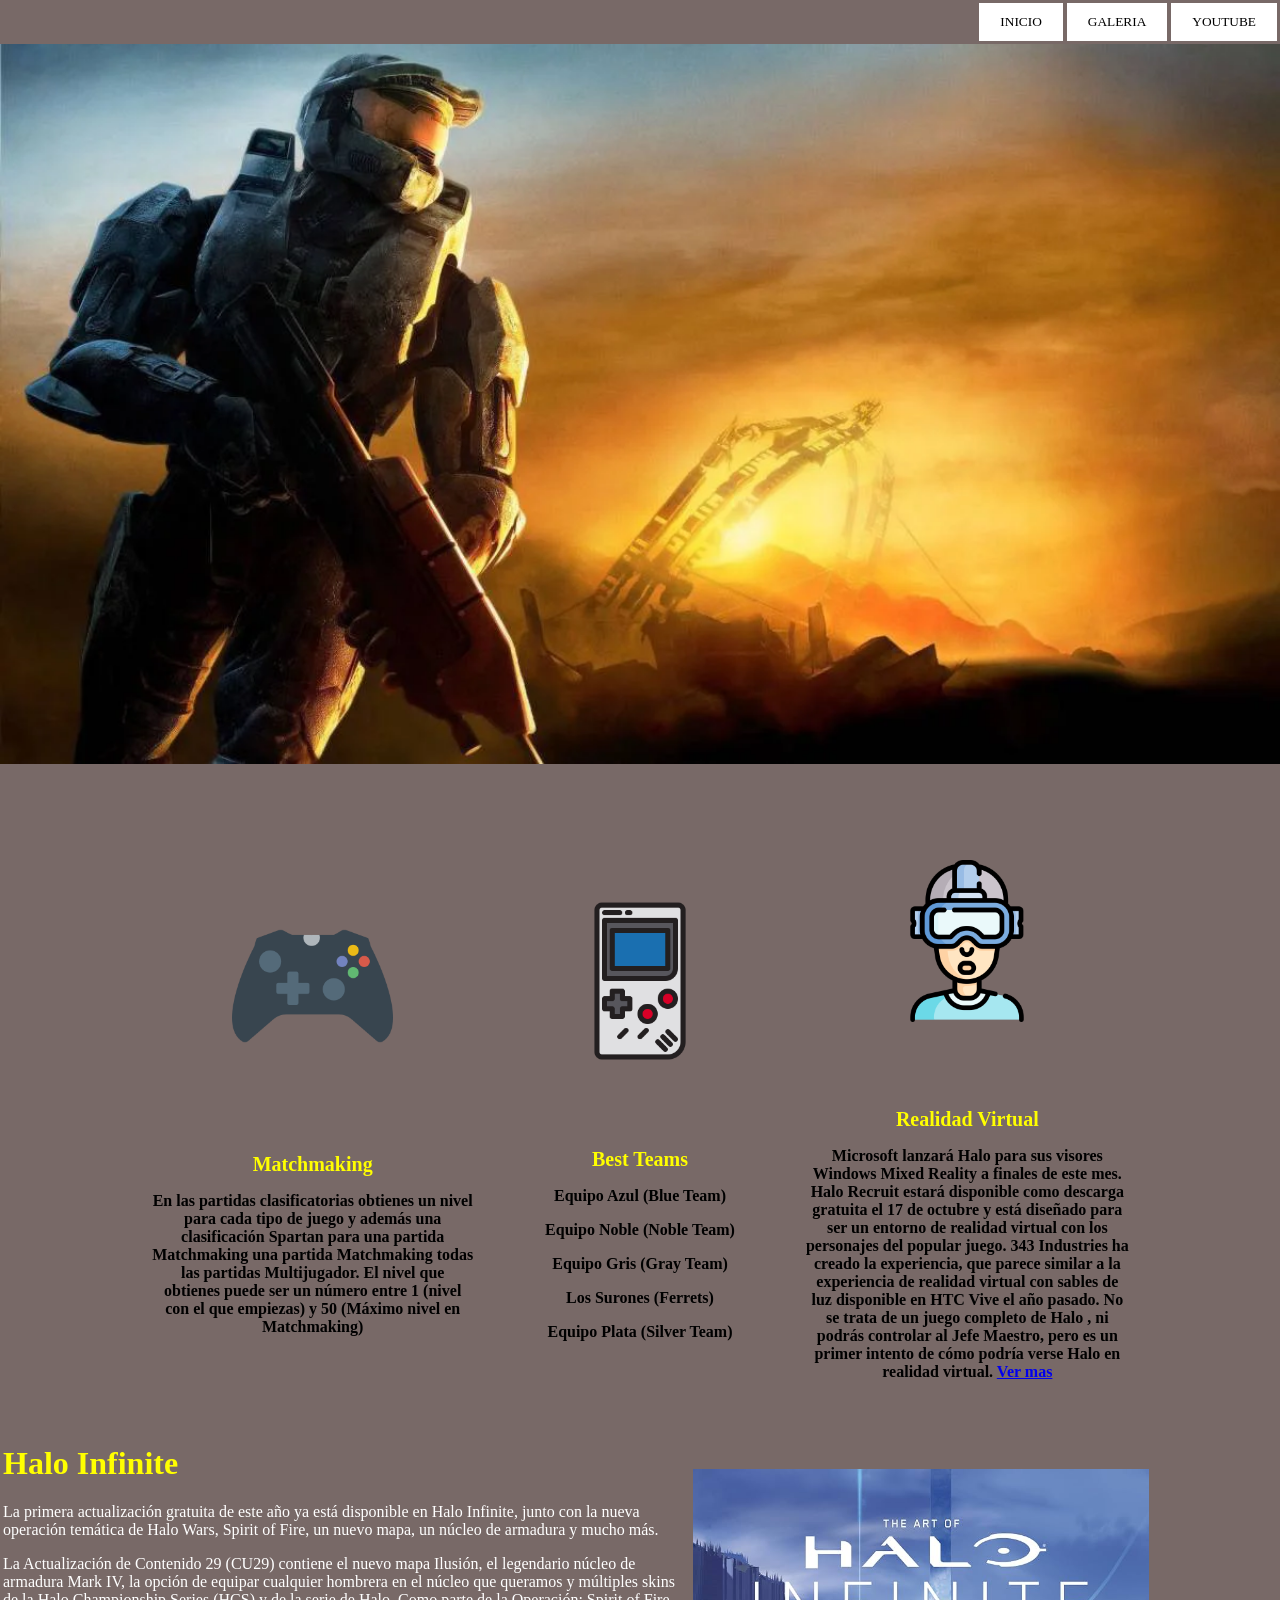
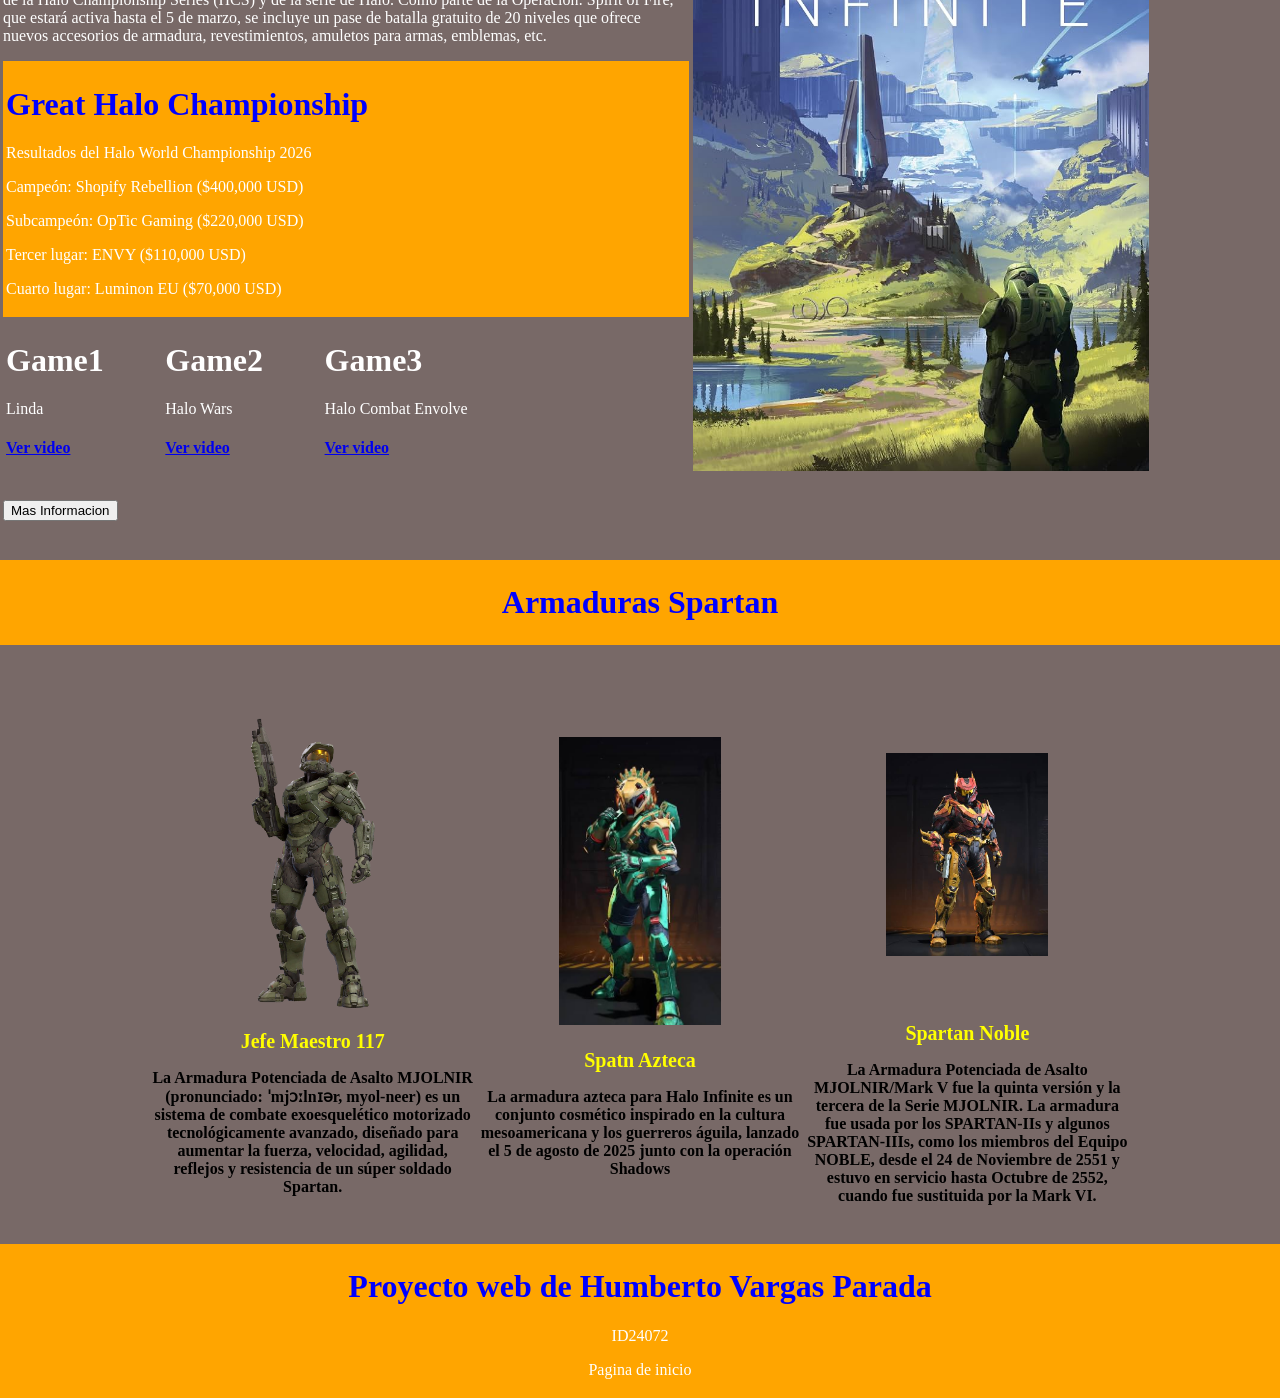
<file: index.html>
<!DOCTYPE html>
<html>
<head>
	<meta charset="utf-8">
	<meta nam="viewport" content="with=device-width,initial-scale=1">
	<title></title>
	<link rel="stylesheet" type="text/css" href="estilos.css">

	<style type="text/css">
		
	</style>

</head>


<body>

	<div id="encabezado">
		<table align="right"> <!--Barra de botones-->
			<tr>
				<th>
					<a href="https://www.xbox.com/es-MX/">		
					
					<button id="inicio">
						INICIO
					</button>
					</a>
				</th>

				<th>
					<a href="index_pag2.html">		
					<button id="galeria">
						GALERIA	
					</button>
					</a>
				</th>

				<th>
					<a href="https://www.youtube.com/watch?v=G9KDk7sGh6w&t=30s">
					
					<button id="web">
						YOUTUBE	
					</button>
					</a>
					
				</th>
			</tr>
		</table>

		<!--Banner-->
		<br>
		<br>
		<img id="Banner" src="Fotos/foto1.jpg" width="100%">
		<!--img src="Fotos/foto1.jpg" width="100%"-->

	</div>

	<div id="cuerpo">
		<center>
		<table> <!--Tabla #2-->
			<tr>
				<th>
					<img src="Iconos/control.png">
					<h1>Matchmaking</h1>
					<p>En las partidas clasificatorias obtienes un nivel para cada tipo de juego y además una clasificación Spartan para una partida Matchmaking una partida Matchmaking todas las partidas Multijugador. El nivel que obtienes puede ser un número entre 1 (nivel con el que empiezas) y 50 (Máximo nivel en Matchmaking)</p>
				</th>

				<th>
					<img src="Iconos/gameBoy.png">
					<h1>Best Teams</h1>
					<p>Equipo Azul (Blue Team)</p>
					<p>Equipo Noble (Noble Team)</p>
					<p>Equipo Gris (Gray Team)</p>
					<p>Los Surones (Ferrets)</p>
					<p>Equipo Plata (Silver Team)</p>
				</th>

				<th>
					<img src="Iconos/realidadVirtual.png">
					<h1>Realidad Virtual</h1>
					<p>Microsoft lanzará Halo para sus visores Windows Mixed Reality a finales de este mes. Halo Recruit estará disponible como descarga gratuita el 17 de octubre y está diseñado para ser un entorno de realidad virtual con los personajes del popular juego. 343 Industries ha creado la experiencia, que parece similar a la experiencia de realidad virtual con sables de luz disponible en HTC Vive el año pasado. No se trata de un juego completo de Halo , ni podrás controlar al Jefe Maestro, pero es un primer intento de cómo podría verse Halo en realidad virtual.
						<a href="https://www.youtube.com/watch?v=X7tu62-R180"> Ver mas</a></p>
				</th>
			</tr>
		</table>
		</center>
	</div>

	<div id="Tabla3">
		<table width="90%" align="ceter">
			<tr>
				<td width="60%">
					<h1 style="color: yellow">Halo Infinite</h1>
					<p>La primera actualización gratuita de este año ya está disponible en Halo Infinite, junto con la nueva operación temática de Halo Wars, Spirit of Fire, un nuevo mapa, un núcleo de armadura y mucho más.</p>
					<p>La Actualización de Contenido 29 (CU29) contiene el nuevo mapa Ilusión, el legendario núcleo de armadura Mark IV, la opción de equipar cualquier hombrera en el núcleo que queramos y múltiples skins de la Halo Championship Series (HCS) y de la serie de Halo. Como parte de la Operación: Spirit of Fire, que estará activa hasta el 5 de marzo, se incluye un pase de batalla gratuito de 20 niveles que ofrece nuevos accesorios de armadura, revestimientos, amuletos para armas, emblemas, etc.</p>
					<table bgcolor="orange" width="100%"> <!--Tabla interna-->
						<tr>
							<td>
								<h1 style="color: blue"> Great Halo Championship</h1>
								<p>Resultados del Halo World Championship 2026</p>
								<p>Campeón: Shopify Rebellion ($400,000 USD)</p>
								<p>Subcampeón: OpTic Gaming ($220,000 USD)</p>
								<p>Tercer lugar: ENVY ($110,000 USD)</p>
								<p>Cuarto lugar: Luminon EU ($70,000 USD)</p>

							</td>
						</tr>
					</table> <!-- Cierre de Tabla interna-->

					<table width="70%"> <!--Tabla interna 2-->
						<tr>
							<td width="32%">
								<h1>Game1</h1>
								<p>Linda</p>
								<a href="Linda.mp4" target="_blank">
								<h4>Ver video</h4>
								</a>
							</td>

							<td width="32%">
								<h1>Game2</h1>
								<p>Halo Wars</p>
								<a href="Linda.mp4" target="_blank">
								<h4>Ver video</h4>
								</a>
							</td>

							<td width="32%">
								<h1>Game3</h1>
								<p>Halo Combat Envolve</p>
								<a href="Linda.mp4" target="_blank">
								<h4>Ver video</h4>
								</a>
							</td>
						</tr>
					</table> <!-- Cierre de Tabla interna 2-->

					<br>
					<a href="https://www.xbox.com/es-MX/">
					<button id="Boton2"> Mas Informacion</button>
					</a>
				</td>
				<th width="40%">
					<img src="Fotos/foto04.jpg" width="100%">
				</th>
			</tr>
		</table>
	</div>	

	<br>
	<br>
	
	<table bgcolor="orange" width="100%"> <!--Tabla interna-->
		<tr>
			<td>
				<center>
					<h1 style="color: blue">Armaduras Spartan</h1>
			</td>
				</center>	
		</tr>		
	</table> <!-- Cierre de Tabla interna-->

	<br>
	<br>

	
	<div id="cuerpo">
		<center>
		<table> <!--Tabla #4-->
			<tr>
				<th>
					<img src="Fotos/Armadura1.jpg">
					<h1>Jefe Maestro 117</h1>
					<p>La Armadura Potenciada de Asalto MJOLNIR (pronunciado: ˈmjɔːlnɪər, myol-neer) es un sistema de combate exoesquelético motorizado tecnológicamente avanzado, diseñado para aumentar la fuerza, velocidad, agilidad, reflejos y resistencia de un súper soldado Spartan.</p>
				</th>

				<th>
					<img src="Fotos/Armadura2.jpg">
					<h1>Spatn Azteca</h1>
					<p>La armadura azteca para Halo Infinite es un conjunto cosmético inspirado en la cultura mesoamericana y los guerreros águila, lanzado el 5 de agosto de 2025 junto con la operación Shadows</p>
				</th>

				<th>
					<img src="Fotos/Armadura3.jpg">
					<h1>Spartan Noble</h1>
					<p>La Armadura Potenciada de Asalto MJOLNIR/Mark V fue la quinta versión y la tercera de la Serie MJOLNIR. La armadura fue usada por los SPARTAN-IIs y algunos SPARTAN-IIIs, como los miembros del Equipo NOBLE, desde el 24 de Noviembre de 2551 y estuvo en servicio hasta Octubre de 2552, cuando fue sustituida por la Mark VI.
					</p>
				</th>
			</tr>
		</table>

		</center>
	</div>

<table bgcolor="orange" width="100%"> <!--Tabla Final-->
		<tr>
			<td>
				<center>
					<h1 style="color: blue">Proyecto web de Humberto Vargas Parada</h1>
					<p>ID24072</p>
                    <p>Pagina de inicio</p>
			</td>
				</center>	
		</tr>		
	</table> <!-- Cierre de Tabla Final-->
	
</body>
</html>
</file>
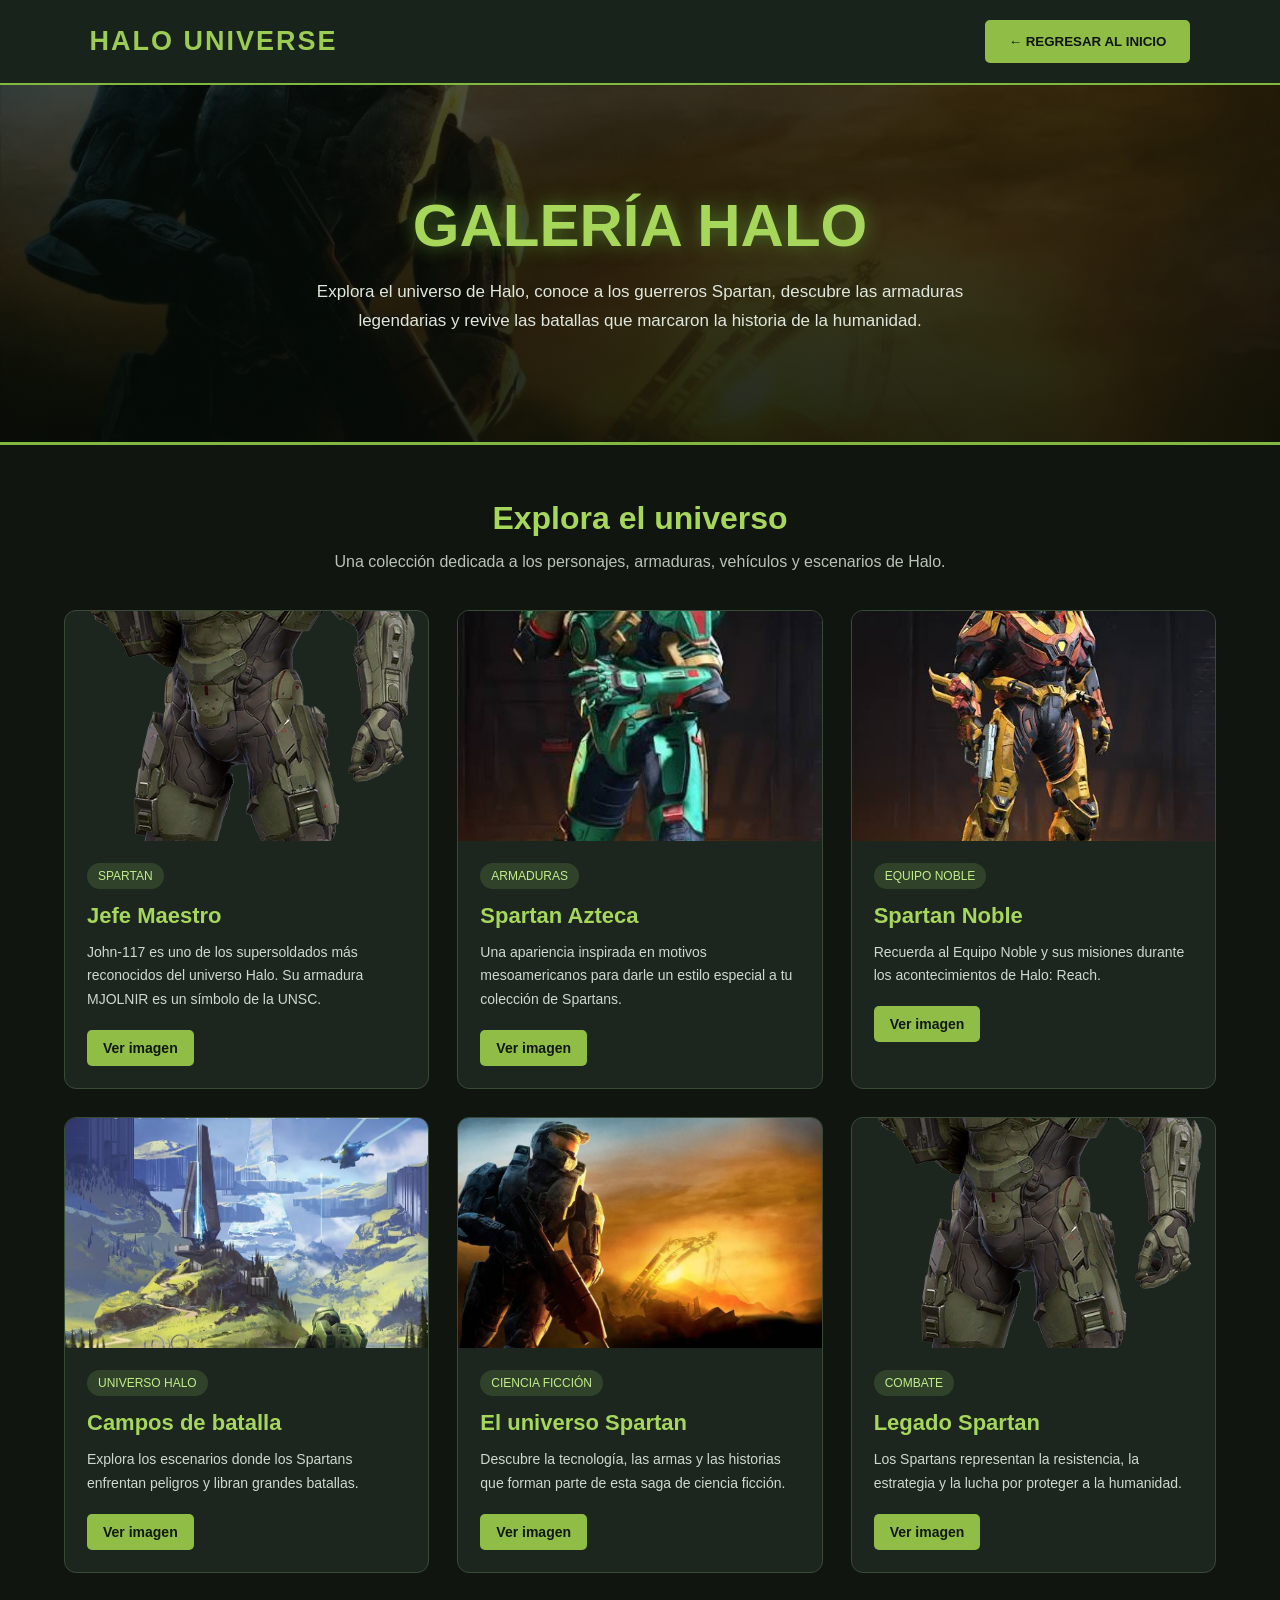
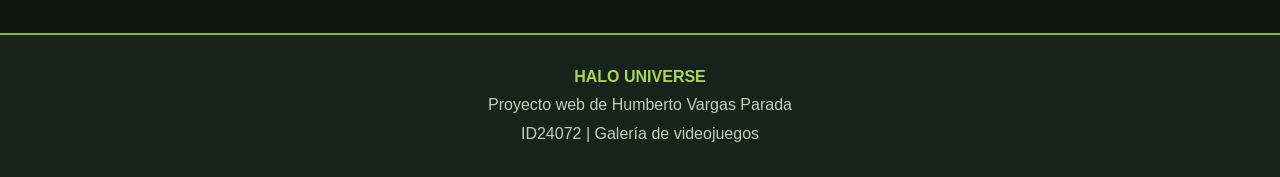
<file: index_pag2.html>
<!DOCTYPE html>
<html lang="es">
<head>
    <meta charset="UTF-8">
    <meta name="viewport" content="width=device-width, initial-scale=1.0">

    <title>Galería Halo | Universo Spartan</title>

    <style>
        /* CONFIGURACIÓN GENERAL */
        * {
            margin: 0;
            padding: 0;
            box-sizing: border-box;
        }

        body {
            font-family: Arial, Helvetica, sans-serif;
            background-color: #101510;
            color: #ffffff;
        }

        /* ENCABEZADO */
        header {
            background-color: #18231b;
            padding: 20px 7%;
            display: flex;
            justify-content: space-between;
            align-items: center;
            flex-wrap: wrap;
            gap: 15px;
            border-bottom: 2px solid #82b83f;
        }

        .logo {
            color: #9ccc52;
            font-size: 27px;
            font-weight: bold;
            letter-spacing: 2px;
        }

        nav a {
            text-decoration: none;
        }

        #inicio {
            background-color: #8fbd45;
            color: #101510;
            padding: 12px 22px;
            border: 2px solid #8fbd45;
            border-radius: 5px;
            font-weight: bold;
            cursor: pointer;
            transition: 0.3s;
        }

        #inicio:hover {
            background-color: transparent;
            color: #a9df5e;
            transform: scale(1.05);
        }

        /* BANNER PRINCIPAL */
        .banner {
            min-height: 360px;
            padding: 80px 20px;
            text-align: center;
            display: flex;
            flex-direction: column;
            justify-content: center;
            align-items: center;
            background:
                linear-gradient(
                    rgba(5, 12, 7, 0.72),
                    rgba(5, 12, 7, 0.88)
                ),
                url("Fotos/foto1.jpg") center/cover no-repeat;
            border-bottom: 3px solid #82b83f;
        }

        .banner h1 {
            font-size: clamp(35px, 6vw, 60px);
            color: #a6d75b;
            text-shadow: 0 0 18px #4d7629;
            margin-bottom: 18px;
        }

        .banner p {
            max-width: 650px;
            line-height: 1.7;
            font-size: 17px;
            color: #e0e7dc;
        }

        /* CONTENEDOR DE LA GALERÍA */
        .contenedor {
            width: 90%;
            max-width: 1250px;
            margin: 55px auto;
        }

        .titulo-seccion {
            text-align: center;
            margin-bottom: 35px;
        }

        .titulo-seccion h2 {
            color: #a6d75b;
            font-size: 32px;
            margin-bottom: 12px;
        }

        .titulo-seccion p {
            color: #b9c3b6;
            line-height: 1.6;
        }

        /* CUADRÍCULA DE TARJETAS */
        .galeria {
            display: grid;
            grid-template-columns: repeat(3, minmax(0, 1fr));
            gap: 28px;
        }

        /* TARJETAS */
        .tarjeta {
            background-color: #1c261e;
            border: 1px solid #394a36;
            border-radius: 12px;
            overflow: hidden;
            transition:
                transform 0.35s ease,
                box-shadow 0.35s ease,
                border-color 0.35s ease;
        }

        .tarjeta:hover {
            transform: translateY(-10px);
            border-color: #a6d75b;
            box-shadow: 0 12px 28px rgba(130, 184, 63, 0.25);
        }

        /* IMÁGENES */
        .tarjeta img {
            display: block;
            width: 100%;
            height: 230px;
            object-fit: cover;
            transition: transform 0.5s ease;
        }

        .tarjeta:hover img {
            transform: scale(1.08);
        }

        .imagen {
            overflow: hidden;
            position: relative;
        }

        .contenido {
            padding: 22px;
        }

        .contenido h3 {
            color: #a6d75b;
            font-size: 22px;
            margin-bottom: 12px;
        }

        .contenido p {
            color: #d0d8ce;
            font-size: 14px;
            line-height: 1.7;
            margin-bottom: 18px;
        }

        .etiqueta {
            display: inline-block;
            background-color: #30432a;
            color: #c2ed8b;
            padding: 6px 11px;
            border-radius: 20px;
            font-size: 12px;
            margin-bottom: 14px;
        }

        /* BOTÓN DE TARJETA */
        .boton-ver {
            display: inline-block;
            padding: 10px 16px;
            background-color: #8fbd45;
            color: #11180e;
            text-decoration: none;
            font-size: 14px;
            font-weight: bold;
            border-radius: 5px;
            transition: 0.3s;
        }

        .boton-ver:hover {
            background-color: #b1e66a;
            transform: scale(1.04);
        }

        /* PIE DE PÁGINA */
        footer {
            text-align: center;
            padding: 28px 15px;
            margin-top: 60px;
            background-color: #18231b;
            border-top: 2px solid #82b83f;
            color: #c3cdbf;
            line-height: 1.8;
        }

        footer strong {
            color: #a6d75b;
        }

        /* TABLET */
        @media (max-width: 900px) {
            .galeria {
                grid-template-columns: repeat(2, minmax(0, 1fr));
            }
        }

        /* CELULAR */
        @media (max-width: 600px) {
            header {
                flex-direction: column;
                text-align: center;
            }

            .banner {
                min-height: 300px;
                padding: 55px 20px;
            }

            .galeria {
                grid-template-columns: 1fr;
            }

            .tarjeta img {
                height: 240px;
            }

            .contenedor {
                width: 92%;
                margin: 35px auto;
            }
        }
    </style>
</head>

<body>

    <!-- ENCABEZADO -->
    <header>
        <div class="logo">HALO UNIVERSE</div>

        <nav>
            <a href="index.html">
                <button id="inicio" type="button">
                    &#8592; REGRESAR AL INICIO
                </button>
            </a>
        </nav>
    </header>

    <!-- BANNER -->
    <section class="banner">
        <h1>GALERÍA HALO</h1>

        <p>
            Explora el universo de Halo, conoce a los guerreros
            Spartan, descubre las armaduras legendarias y revive
            las batallas que marcaron la historia de la humanidad.
        </p>
    </section>

    <!-- GALERÍA DE IMÁGENES -->
    <main class="contenedor">

        <div class="titulo-seccion">
            <h2>Explora el universo</h2>
            <p>
                Una colección dedicada a los personajes,
                armaduras, vehículos y escenarios de Halo.
            </p>
        </div>

        <section class="galeria">

            <!-- TARJETA 1 -->
            <article class="tarjeta">
                <div class="imagen">
                    <img
                        src="Fotos/Armadura1.jpg"
                        alt="Armadura del Jefe Maestro"
                        loading="lazy">
                </div>

                <div class="contenido">
                    <span class="etiqueta">SPARTAN</span>
                    <h3>Jefe Maestro</h3>
                    <p>
                        John-117 es uno de los supersoldados
                        más reconocidos del universo Halo.
                        Su armadura MJOLNIR es un símbolo de la UNSC.
                    </p>
                    <a class="boton-ver"
                       href="Fotos/Armadura1.jpg"
                       target="_blank"
                       rel="noopener">
                        Ver imagen
                    </a>
                </div>
            </article>

            <!-- TARJETA 2 -->
            <article class="tarjeta">
                <div class="imagen">
                    <img
                        src="Fotos/Armadura2.jpg"
                        alt="Armadura Spartan Azteca"
                        loading="lazy">
                </div>

                <div class="contenido">
                    <span class="etiqueta">ARMADURAS</span>
                    <h3>Spartan Azteca</h3>
                    <p>
                        Una apariencia inspirada en motivos
                        mesoamericanos para darle un estilo
                        especial a tu colección de Spartans.
                    </p>
                    <a class="boton-ver"
                       href="Fotos/Armadura2.jpg"
                       target="_blank"
                       rel="noopener">
                        Ver imagen
                    </a>
                </div>
            </article>

            <!-- TARJETA 3 -->
            <article class="tarjeta">
                <div class="imagen">
                    <img
                        src="Fotos/Armadura3.jpg"
                        alt="Armadura del Equipo Noble"
                        loading="lazy">
                </div>

                <div class="contenido">
                    <span class="etiqueta">EQUIPO NOBLE</span>
                    <h3>Spartan Noble</h3>
                    <p>
                        Recuerda al Equipo Noble y sus misiones
                        durante los acontecimientos de Halo: Reach.
                    </p>
                    <a class="boton-ver"
                       href="Fotos/Armadura3.jpg"
                       target="_blank"
                       rel="noopener">
                        Ver imagen
                    </a>
                </div>
            </article>

            <!-- TARJETA 4 -->
            <article class="tarjeta">
                <div class="imagen">
                    <img
                        src="Fotos/foto04.jpg"
                        alt="Escena del universo Halo"
                        loading="lazy">
                </div>

                <div class="contenido">
                    <span class="etiqueta">UNIVERSO HALO</span>
                    <h3>Campos de batalla</h3>
                    <p>
                        Explora los escenarios donde los Spartans
                        enfrentan peligros y libran grandes batallas.
                    </p>
                    <a class="boton-ver"
                       href="Fotos/foto04.jpg"
                       target="_blank"
                       rel="noopener">
                        Ver imagen
                    </a>
                </div>
            </article>

            <!-- TARJETA 5 -->
            <article class="tarjeta">
                <div class="imagen">
                    <img
                        src="Fotos/foto1.jpg"
                        alt="Imagen principal de Halo"
                        loading="lazy">
                </div>

                <div class="contenido">
                    <span class="etiqueta">CIENCIA FICCIÓN</span>
                    <h3>El universo Spartan</h3>
                    <p>
                        Descubre la tecnología, las armas y
                        las historias que forman parte de esta
                        saga de ciencia ficción.
                    </p>
                    <a class="boton-ver"
                       href="Fotos/foto1.jpg"
                       target="_blank"
                       rel="noopener">
                        Ver imagen
                    </a>
                </div>
            </article>

            <!-- TARJETA 6 -->
            <article class="tarjeta">
                <div class="imagen">
                    <img
                        src="Fotos/Armadura1.jpg"
                        alt="Equipo de combate Spartan"
                        loading="lazy">
                </div>

                <div class="contenido">
                    <span class="etiqueta">COMBATE</span>
                    <h3>Legado Spartan</h3>
                    <p>
                        Los Spartans representan la resistencia,
                        la estrategia y la lucha por proteger
                        a la humanidad.
                    </p>
                    <a class="boton-ver"
                       href="Fotos/Armadura1.jpg"
                       target="_blank"
                       rel="noopener">
                        Ver imagen
                    </a>
                </div>
            </article>

        </section>
    </main>

    <!-- PIE DE PÁGINA -->
    <footer>
        <p><strong>HALO UNIVERSE</strong></p>
        <p>Proyecto web de Humberto Vargas Parada</p>
        <p>ID24072 | Galería de videojuegos</p>
    </footer>

</body>
</html>
</file>
<file: estilos.css>
#encabezado button
{
	padding: 10px 20px; 
	font-size_ 16pt;
	color: black;
	font-family: calibri;
	border: 1px solid white;
	cursor: pointer;
	background-color: white;
	transition: .3s;

}

#encabezado button:hover
{
	border: 1px solid red;
	color: red;
}

#banner {
    width: 70%;
    height: 100%;
}

/* Color de fondo de la página */
body {
    background-color: #786967;
    color: white;
    margin: 0;
}

#cuerpo table
{
	width: 80%;
	padding: 20px;
}

#cuerpo table th
{
	width: 32%;	
}

#cuerpo table th img
{
	width: 50%;	
}

#cuerpo table th h1
{
	color: yellow;
	font-family: calibri;
	font-size: 15pt;
}

#cuerpo table th p
{
	color: black;
	font-family: calibri;
	font-size: 12pt;
}

#tabla3 table td h1
{
	color: orange;
	font-family: calibri;
	font-size: 14pt;
}

#table3 table td p
{
font-family: calibri;
}

#cuerpo img
{
	width: 200px;
	height: 300px;
	object-fit: contain;
}
</file>
